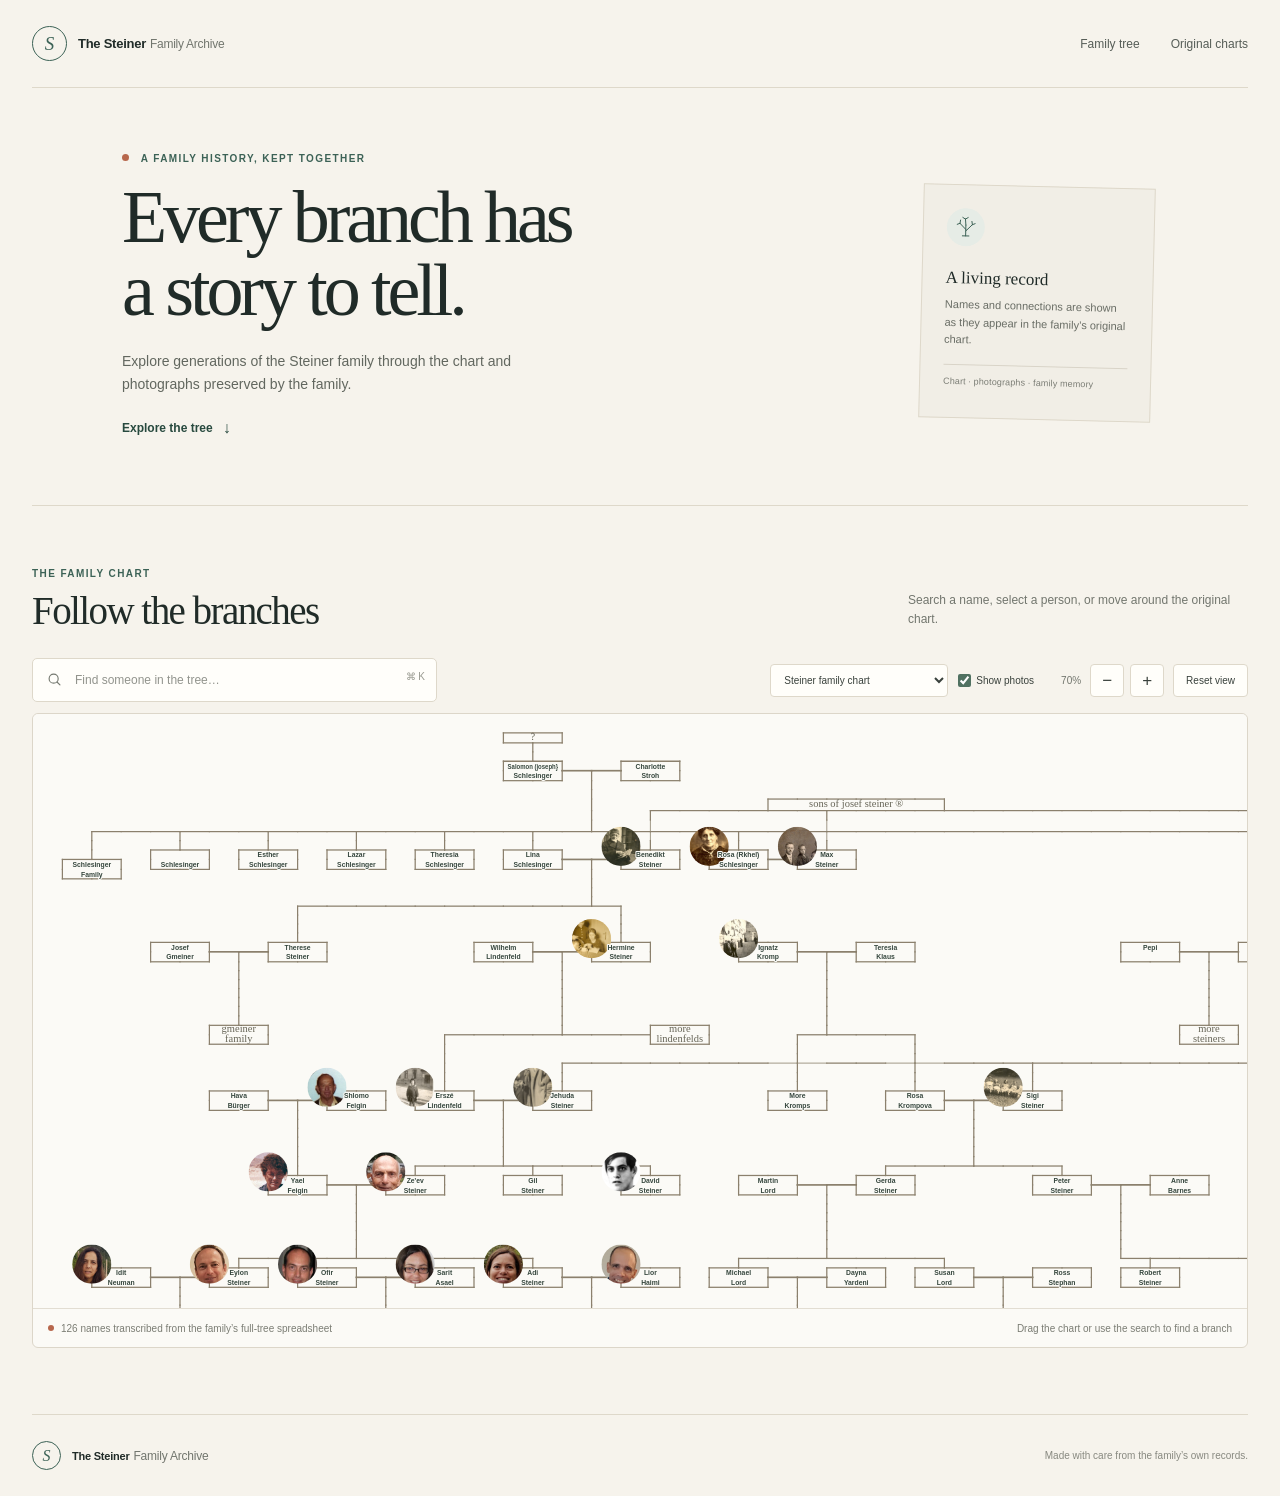
<file: index.html>
<!doctype html>
<html lang="en">
  <head>
    <meta charset="utf-8">
    <meta name="viewport" content="width=device-width, initial-scale=1">
    <meta name="theme-color" content="#f6f3ec">
    <meta name="description" content="Explore the Steiner family tree, transcribed from the family chart and photographs.">
    <title>The Steiner Family Archive</title>
    <link rel="stylesheet" href="styles.css?v=tree-thumbnails-1">
    <script src="app.js?v=tree-thumbnails-13" defer></script>
  </head>
  <body>
    <header class="site-header">
      <a class="brand" href="#" aria-label="The Steiner Family Archive home">
        <span class="brand-mark" aria-hidden="true">S</span>
        <span class="brand-name">The Steiner <span>Family Archive</span></span>
      </a>
      <nav class="site-nav" aria-label="Main navigation">
        <a href="#tree">Family tree</a>
        <a href="original-charts.html">Original charts</a>
      </nav>
    </header>

    <main>
      <section class="intro">
        <div class="intro-copy">
          <p class="eyebrow"><span class="eyebrow-dot"></span> A family history, kept together</p>
          <h1>Every branch has<br>a story to tell.</h1>
          <p class="intro-description">
            Explore generations of the Steiner family through the chart and photographs
            preserved by the family.
          </p>
          <a class="text-link" href="#tree">Explore the tree <span aria-hidden="true">↓</span></a>
        </div>
        <div class="intro-note" aria-label="About this archive">
          <div class="note-icon" aria-hidden="true">
            <svg viewBox="0 0 48 48" fill="none">
              <path d="M24 40V20M24 28 13 17M24 31l12-12M24 20l-1-11M13 17l-5 2M13 17l1-6M36 19l5-2M36 19l-1-6M23 9l-5-3M23 9l5-3" stroke="currentColor" stroke-width="1.8" stroke-linecap="round" stroke-linejoin="round"/>
              <path d="M18 40h12" stroke="currentColor" stroke-width="1.8" stroke-linecap="round"/>
            </svg>
          </div>
          <p class="note-title">A living record</p>
          <p class="note-copy">Names and connections are shown as they appear in the family’s original chart.</p>
          <span class="note-rule"></span>
          <p class="note-foot">Chart · photographs · family memory</p>
        </div>
      </section>

      <section class="tree-section" id="tree">
        <div class="section-heading">
          <div>
            <p class="eyebrow section-kicker">The family chart</p>
            <h2>Follow the branches</h2>
          </div>
          <p class="section-description">Search a name, select a person, or move around the original chart.</p>
        </div>

        <div class="tree-toolbar">
          <div class="search-wrap">
            <label class="visually-hidden" for="person-search">Search names in the family tree</label>
            <svg class="search-icon" viewBox="0 0 24 24" aria-hidden="true">
              <circle cx="10.8" cy="10.8" r="6.4"></circle>
              <path d="m15.5 15.5 4.2 4.2"></path>
            </svg>
            <input id="person-search" type="search" placeholder="Find someone in the tree…" autocomplete="off" aria-describedby="search-help">
            <span class="search-shortcut" aria-hidden="true">⌘ K</span>
            <div class="search-results" id="search-results" role="listbox" aria-label="Matching people" hidden></div>
          </div>
          <span id="search-help" class="visually-hidden">Search by first name or family name.</span>
          <div class="toolbar-actions">
            <label class="visually-hidden" for="tree-view-select">Choose a family tree view</label>
            <select id="tree-view-select" class="tree-view-select" aria-label="Family tree view">
              <option value="steiner">Steiner family chart</option>
              <option value="more-steiner">Additional Steiner chart</option>
              <option value="steiner-list">Hermina Steiner family list</option>
              <option value="feigin">Feigin branch through Yael</option>
              <option value="neuman-yosef-hay">Rivka Neuman family tree</option>
              <option value="david-neuman">David Neuman family tree</option>
            </select>
            <label class="thumbnail-toggle" for="show-thumbnails">
              <input id="show-thumbnails" type="checkbox" checked>
              Show photos
            </label>
            <span class="zoom-label" id="zoom-label">70%</span>
            <button class="icon-button" id="zoom-out" type="button" aria-label="Zoom out" title="Zoom out">−</button>
            <button class="icon-button" id="zoom-in" type="button" aria-label="Zoom in" title="Zoom in">+</button>
            <button class="fit-button" id="fit-chart" type="button">Reset view</button>
          </div>
        </div>

        <div class="related-tree-notice" id="related-tree-notice" hidden>
          <span id="related-tree-description"></span>
          <button type="button" id="return-to-steiner-tree">Back to the Steiner chart</button>
        </div>

        <div class="tree-frame">
          <div class="tree-viewport" id="tree-viewport" tabindex="0" aria-label="Scrollable family tree chart">
            <svg id="family-tree" class="family-tree" role="group" aria-roledescription="interactive family tree" aria-labelledby="tree-title tree-description">
              <title id="tree-title">The Steiner family tree</title>
              <desc id="tree-description">An interactive rendering of the original family tree chart. Select a name to see its source location.</desc>
            </svg>
            <div class="tree-loading" id="tree-status" role="status">Preparing the family chart…</div>
          </div>
          <div class="tree-caption">
            <span><span class="caption-dot"></span> <span id="people-summary">Transcribed from the family’s full-tree spreadsheet</span></span>
            <span>Drag the chart or use the search to find a branch</span>
          </div>
        </div>

        <aside class="person-card" id="person-card" aria-live="polite" hidden>
          <div class="person-card-heading">
            <div class="person-card-icon" aria-hidden="true">✳</div>
            <div class="person-card-content">
              <p class="person-card-label">Selected from the family chart</p>
              <h3 id="person-name"></h3>
              <p class="person-source" id="person-source"></p>
            </div>
            <button class="close-person" id="close-person" type="button" aria-label="Clear selected person">×</button>
          </div>
          <section class="person-details" id="person-details" aria-labelledby="person-details-title" hidden>
            <h4 id="person-details-title">Family details</h4>
            <dl class="person-facts" id="person-facts"></dl>
          </section>
          <section class="person-related" id="person-chart-link" hidden>
            <h4>Same person in another chart</h4>
            <p id="person-chart-link-description"></p>
            <button class="related-tree-button" id="open-linked-chart" type="button"></button>
          </section>
          <section class="person-related" id="person-source-chart" hidden>
            <h4>Related family chart</h4>
            <p id="person-source-chart-description"></p>
            <button class="related-tree-button" id="open-person-source-chart" type="button"></button>
          </section>
          <section class="person-related" id="person-related" hidden>
            <h4>Related family tree</h4>
            <p>Explore the Feigin branch linked through Yael and return here at any time.</p>
            <button class="related-tree-button" id="open-related-tree" type="button">Explore the Feigin branch</button>
          </section>
          <section class="person-photos" id="person-photos" aria-labelledby="person-photos-title">
            <h4 id="person-photos-title">Photos</h4>
            <div class="person-photo-grid" id="person-photo-grid"></div>
          </section>
        </aside>
      </section>

    </main>

    <footer class="site-footer">
      <a class="brand footer-brand" href="index.html">
        <span class="brand-mark" aria-hidden="true">S</span>
        <span class="brand-name">The Steiner <span>Family Archive</span></span>
      </a>
      <p>Made with care from the family’s own records.</p>
    </footer>

    <dialog class="photo-dialog" id="photo-dialog" aria-label="Family tree photograph">
      <button class="dialog-close" id="dialog-close" type="button" aria-label="Close photograph">×</button>
      <img id="dialog-image" alt="">
      <p id="dialog-caption"></p>
    </dialog>
  </body>
</html>
</file>
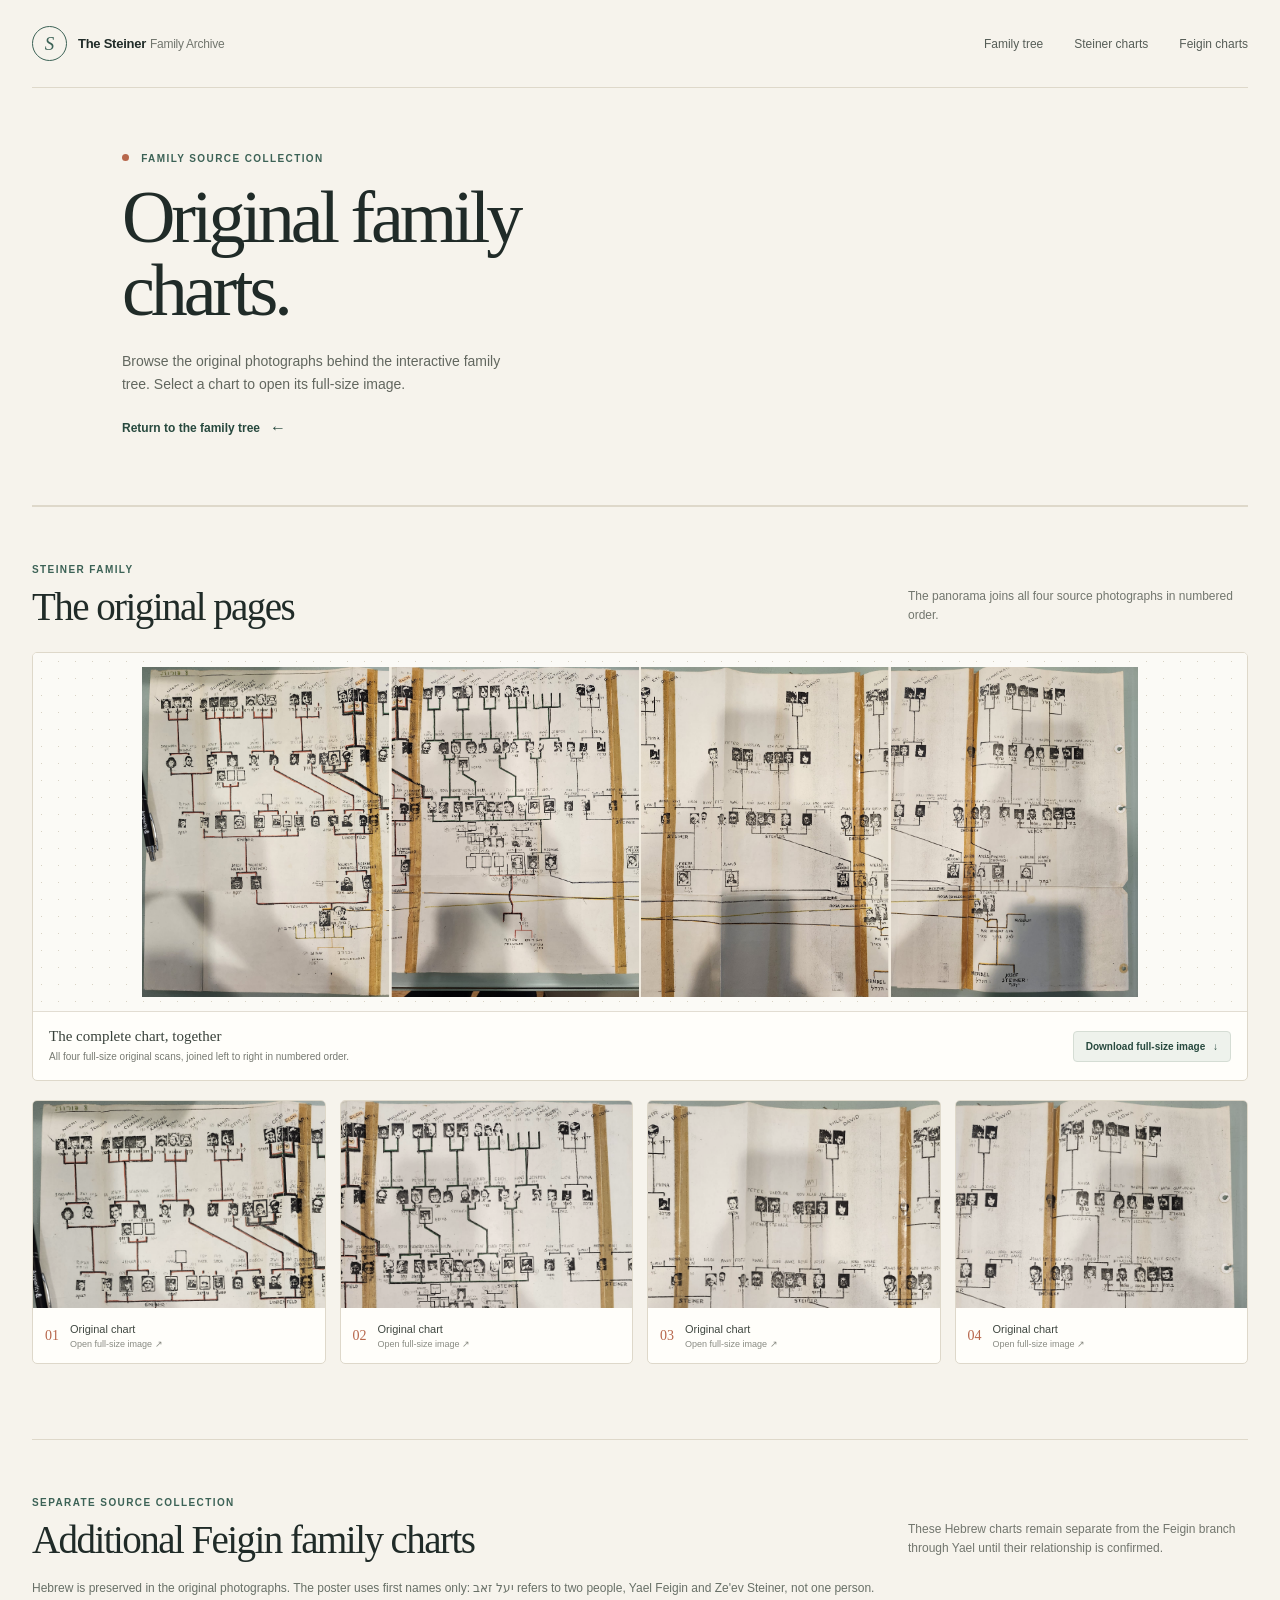
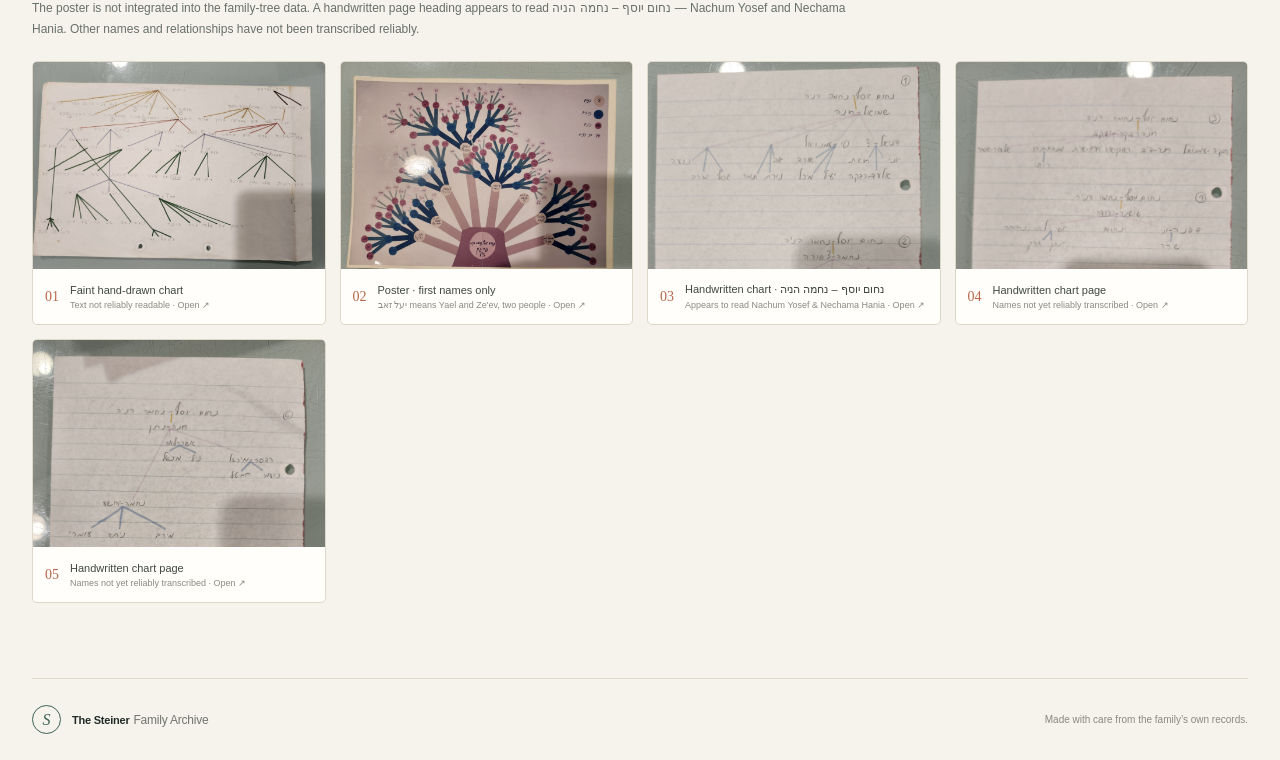
<file: original-charts.html>
<!doctype html>
<html lang="en">
  <head>
    <meta charset="utf-8">
    <meta name="viewport" content="width=device-width, initial-scale=1">
    <meta name="theme-color" content="#f6f3ec">
    <meta name="description" content="Browse the original Steiner and Feigin family-chart photographs.">
    <title>Original Family Charts · The Steiner Family Archive</title>
    <link rel="stylesheet" href="styles.css?v=original-charts-page-1">
  </head>
  <body>
    <header class="site-header">
      <a class="brand" href="index.html" aria-label="The Steiner Family Archive home">
        <span class="brand-mark" aria-hidden="true">S</span>
        <span class="brand-name">The Steiner <span>Family Archive</span></span>
      </a>
      <nav class="site-nav" aria-label="Main navigation">
        <a href="index.html#tree">Family tree</a>
        <a href="#steiner-originals">Steiner charts</a>
        <a href="#feigin-originals">Feigin charts</a>
      </nav>
    </header>

    <main>
      <section class="intro">
        <div class="intro-copy">
          <p class="eyebrow"><span class="eyebrow-dot"></span> Family source collection</p>
          <h1>Original family<br>charts.</h1>
          <p class="intro-description">
            Browse the original photographs behind the interactive family tree. Select a chart to open its full-size image.
          </p>
          <a class="text-link" href="index.html#tree">Return to the family tree <span aria-hidden="true">←</span></a>
        </div>
      </section>

      <section class="photo-section" id="steiner-originals">
        <div class="section-heading photo-heading">
          <div>
            <p class="eyebrow section-kicker">Steiner family</p>
            <h2>The original pages</h2>
          </div>
          <p class="section-description">The panorama joins all four source photographs in numbered order.</p>
        </div>
        <div class="panorama-wrap">
          <a
            class="panorama-image-button"
            href="assets/photos/steiner-family-tree-panorama.jpeg"
            target="_blank"
            rel="noopener"
            aria-label="Open the complete stitched family tree panorama in a new tab"
          >
            <img
              src="assets/photos/steiner-family-tree-panorama.jpeg"
              alt="The complete Steiner family tree panorama, made by joining all four original photos from left to right"
              loading="lazy"
            >
          </a>
          <div class="panorama-info">
            <div>
              <p class="panorama-title">The complete chart, together</p>
              <p class="panorama-description">All four full-size original scans, joined left to right in numbered order.</p>
            </div>
            <a class="panorama-download" href="assets/photos/steiner-family-tree-panorama.jpeg" download="steiner-family-tree-panorama.jpeg">
              Download full-size image <span aria-hidden="true">↓</span>
            </a>
          </div>
        </div>
        <div class="photo-grid">
          <a class="photo-card" href="assets/photos/tree_steiner_1.jpeg" target="_blank" rel="noopener" aria-label="Open the first original Steiner chart photograph">
            <span class="photo-image"><img src="assets/photos/tree_steiner_1.jpeg" alt="" loading="lazy"></span>
            <span class="photo-info"><span class="photo-number">01</span><span>Original chart <span class="photo-hint">Open full-size image ↗</span></span></span>
          </a>
          <a class="photo-card" href="assets/photos/tree_steiner_2.jpeg" target="_blank" rel="noopener" aria-label="Open the second original Steiner chart photograph">
            <span class="photo-image"><img src="assets/photos/tree_steiner_2.jpeg" alt="" loading="lazy"></span>
            <span class="photo-info"><span class="photo-number">02</span><span>Original chart <span class="photo-hint">Open full-size image ↗</span></span></span>
          </a>
          <a class="photo-card" href="assets/photos/tree_steiner_3.jpeg" target="_blank" rel="noopener" aria-label="Open the third original Steiner chart photograph">
            <span class="photo-image"><img src="assets/photos/tree_steiner_3.jpeg" alt="" loading="lazy"></span>
            <span class="photo-info"><span class="photo-number">03</span><span>Original chart <span class="photo-hint">Open full-size image ↗</span></span></span>
          </a>
          <a class="photo-card" href="assets/photos/tree_steiner_4.jpeg" target="_blank" rel="noopener" aria-label="Open the fourth original Steiner chart photograph">
            <span class="photo-image"><img src="assets/photos/tree_steiner_4.jpeg" alt="" loading="lazy"></span>
            <span class="photo-info"><span class="photo-number">04</span><span>Original chart <span class="photo-hint">Open full-size image ↗</span></span></span>
          </a>
        </div>
      </section>

      <section class="photo-section" id="feigin-originals">
        <div class="section-heading photo-heading">
          <div>
            <p class="eyebrow section-kicker">Separate source collection</p>
            <h2>Additional Feigin family charts</h2>
          </div>
          <p class="section-description">These Hebrew charts remain separate from the Feigin branch through Yael until their relationship is confirmed.</p>
        </div>
        <p class="source-chart-note">
          Hebrew is preserved in the original photographs. The poster uses first names only:
          <bdi lang="he" dir="rtl">יעל זאב</bdi> refers to two people, Yael Feigin and Ze'ev Steiner,
          not one person. The poster is not integrated into the family-tree data.
          A handwritten page heading appears to read
          <bdi lang="he" dir="rtl">נחום יוסף – נחמה הניה</bdi> — Nachum Yosef and Nechama Hania.
          Other names and relationships have not been transcribed reliably.
        </p>
        <div class="photo-grid">
          <a class="photo-card" href="assets/photos/feigin-source/feigin_1.jpeg" target="_blank" rel="noopener" aria-label="Open the faint hand-drawn Feigin family chart">
            <span class="photo-image"><img src="assets/photos/feigin-source/feigin_1.jpeg" alt="" loading="lazy"></span>
            <span class="photo-info"><span class="photo-number">01</span><span>Faint hand-drawn chart <span class="photo-hint">Text not reliably readable · Open ↗</span></span></span>
          </a>
          <a class="photo-card" href="assets/photos/feigin-source/feigin_2.jpeg" target="_blank" rel="noopener" aria-label="Open the Feigin poster-style chart">
            <span class="photo-image"><img src="assets/photos/feigin-source/feigin_2.jpeg" alt="" loading="lazy"></span>
            <span class="photo-info"><span class="photo-number">02</span><span>Poster · first names only <span class="photo-hint"><bdi lang="he" dir="rtl">יעל זאב</bdi> means Yael and Ze'ev, two people · Open ↗</span></span></span>
          </a>
          <a class="photo-card" href="assets/photos/feigin-source/feigin_3.jpeg" target="_blank" rel="noopener" aria-label="Open the handwritten Hebrew chart headed נחום יוסף – נחמה הניה">
            <span class="photo-image"><img src="assets/photos/feigin-source/feigin_3.jpeg" alt="" loading="lazy"></span>
            <span class="photo-info"><span class="photo-number">03</span><span>Handwritten chart · <bdi lang="he" dir="rtl">נחום יוסף – נחמה הניה</bdi> <span class="photo-hint">Appears to read Nachum Yosef &amp; Nechama Hania · Open ↗</span></span></span>
          </a>
          <a class="photo-card" href="assets/photos/feigin-source/feigin_4.jpeg" target="_blank" rel="noopener" aria-label="Open the fourth Feigin family chart photograph">
            <span class="photo-image"><img src="assets/photos/feigin-source/feigin_4.jpeg" alt="" loading="lazy"></span>
            <span class="photo-info"><span class="photo-number">04</span><span>Handwritten chart page <span class="photo-hint">Names not yet reliably transcribed · Open ↗</span></span></span>
          </a>
          <a class="photo-card" href="assets/photos/feigin-source/feigin_5.jpeg" target="_blank" rel="noopener" aria-label="Open the fifth Feigin family chart photograph">
            <span class="photo-image"><img src="assets/photos/feigin-source/feigin_5.jpeg" alt="" loading="lazy"></span>
            <span class="photo-info"><span class="photo-number">05</span><span>Handwritten chart page <span class="photo-hint">Names not yet reliably transcribed · Open ↗</span></span></span>
          </a>
        </div>
      </section>
    </main>

    <footer class="site-footer">
      <a class="brand footer-brand" href="index.html">
        <span class="brand-mark" aria-hidden="true">S</span>
        <span class="brand-name">The Steiner <span>Family Archive</span></span>
      </a>
      <p>Made with care from the family’s own records.</p>
    </footer>
  </body>
</html>
</file>
<file: styles.css>
:root {
  color-scheme: light;
  --paper: #f6f3ec;
  --paper-deep: #eee9de;
  --ink: #202b28;
  --muted: #72766e;
  --line: #ded8ca;
  --green: #3c6256;
  --green-dark: #27493e;
  --green-pale: #e6ece6;
  --rust: #b7674c;
  --white: #fffefa;
  --serif: Georgia, "Times New Roman", serif;
  --sans: -apple-system, BlinkMacSystemFont, "Segoe UI", sans-serif;
}

* {
  box-sizing: border-box;
}

html {
  scroll-behavior: smooth;
}

body {
  margin: 0;
  background: var(--paper);
  color: var(--ink);
  font-family: var(--sans);
  -webkit-font-smoothing: antialiased;
}

button,
input {
  font: inherit;
}

[hidden] {
  display: none !important;
}

button,
a {
  -webkit-tap-highlight-color: transparent;
}

a {
  color: inherit;
  text-decoration: none;
}

.site-header,
main,
.site-footer {
  width: min(1240px, calc(100% - 64px));
  margin-inline: auto;
}

.site-header {
  min-height: 88px;
  display: flex;
  align-items: center;
  justify-content: space-between;
  border-bottom: 1px solid var(--line);
}

.brand {
  display: inline-flex;
  gap: 11px;
  align-items: center;
}

.brand-mark {
  width: 35px;
  height: 35px;
  display: grid;
  place-items: center;
  border: 1px solid var(--green);
  border-radius: 50%;
  color: var(--green);
  font-family: var(--serif);
  font-size: 19px;
  font-style: italic;
}

.brand-name {
  display: flex;
  gap: 4px;
  align-items: baseline;
  font-size: 13px;
  font-weight: 650;
  letter-spacing: -0.02em;
}

.brand-name span {
  color: var(--muted);
  font-size: 12px;
  font-weight: 450;
}

.site-nav {
  display: flex;
  gap: 31px;
  color: #565d57;
  font-size: 12px;
}

.site-nav a {
  transition: color 150ms ease;
}

.site-nav a:hover,
.text-link:hover {
  color: var(--rust);
}

.intro {
  position: relative;
  min-height: 388px;
  display: flex;
  align-items: center;
  justify-content: space-between;
  padding: 65px 7.4% 68px;
  border-bottom: 1px solid var(--line);
}

.intro-copy {
  max-width: 550px;
}

.eyebrow {
  margin: 0 0 17px;
  color: var(--green);
  font-size: 10px;
  font-weight: 700;
  letter-spacing: 0.14em;
  text-transform: uppercase;
}

.eyebrow-dot {
  width: 7px;
  height: 7px;
  display: inline-block;
  margin: 0 8px 1px 0;
  border-radius: 50%;
  background: var(--rust);
}

h1,
h2,
h3,
p {
  overflow-wrap: anywhere;
}

h1 {
  margin: 0;
  font-family: var(--serif);
  font-size: clamp(48px, 6.2vw, 74px);
  font-weight: 400;
  letter-spacing: -0.055em;
  line-height: 0.99;
}

.intro-description {
  max-width: 398px;
  margin: 22px 0 21px;
  color: #62675f;
  font-size: 14px;
  line-height: 1.7;
}

.text-link {
  display: inline-flex;
  gap: 10px;
  align-items: center;
  color: var(--green-dark);
  font-size: 12px;
  font-weight: 650;
  transition: color 150ms ease;
}

.text-link span {
  font-size: 16px;
}

.intro-note {
  width: 232px;
  min-height: 234px;
  margin: 15px 5px 0 32px;
  padding: 23px 23px 20px;
  border: 1px solid #ded8ca;
  background: #f1eee6;
  transform: rotate(1.4deg);
}

.note-icon {
  width: 38px;
  height: 38px;
  display: grid;
  place-items: center;
  margin-bottom: 22px;
  border-radius: 50%;
  background: var(--green-pale);
  color: var(--green);
}

.note-icon svg {
  width: 26px;
}

.note-title {
  margin: 0 0 8px;
  font-family: var(--serif);
  font-size: 17px;
}

.note-copy {
  margin: 0;
  color: #696d65;
  font-size: 11px;
  line-height: 1.6;
}

.note-rule {
  height: 1px;
  display: block;
  margin: 15px 0 11px;
  background: #d9d4c8;
}

.note-foot {
  margin: 0;
  color: #7b7d75;
  font-size: 9px;
  letter-spacing: 0.015em;
}

.tree-section {
  padding: 62px 0 66px;
}

.section-heading {
  display: flex;
  align-items: end;
  justify-content: space-between;
  gap: 24px;
  margin-bottom: 25px;
}

.section-kicker {
  margin-bottom: 9px;
}

h2 {
  margin: 0;
  font-family: var(--serif);
  font-size: clamp(29px, 3.5vw, 39px);
  font-weight: 400;
  letter-spacing: -0.04em;
}

.section-description {
  max-width: 340px;
  margin: 0 0 3px;
  color: var(--muted);
  font-size: 12px;
  line-height: 1.65;
}

.tree-toolbar {
  display: flex;
  align-items: center;
  justify-content: space-between;
  gap: 18px;
  margin-bottom: 11px;
}

.search-wrap {
  position: relative;
  width: min(405px, 100%);
}

.search-wrap input {
  width: 100%;
  height: 44px;
  padding: 0 67px 0 42px;
  border: 1px solid #ded8ca;
  border-radius: 5px;
  outline: none;
  background: var(--white);
  color: var(--ink);
  font-size: 12px;
  transition: border-color 150ms ease, box-shadow 150ms ease;
}

.search-wrap input::placeholder {
  color: #92948d;
}

.search-wrap input:focus {
  border-color: #8aa196;
  box-shadow: 0 0 0 3px rgb(60 98 86 / 10%);
}

.search-icon {
  position: absolute;
  top: 13px;
  left: 14px;
  width: 17px;
  height: 17px;
  fill: none;
  stroke: #74786f;
  stroke-linecap: round;
  stroke-width: 1.6;
  pointer-events: none;
}

.search-shortcut {
  position: absolute;
  top: 13px;
  right: 12px;
  color: #98998f;
  font-size: 10px;
}

.search-results {
  position: absolute;
  z-index: 5;
  top: calc(100% + 6px);
  right: 0;
  left: 0;
  max-height: 280px;
  overflow-y: auto;
  padding: 5px;
  border: 1px solid var(--line);
  border-radius: 6px;
  background: var(--white);
  box-shadow: 0 12px 32px rgb(39 48 42 / 13%);
}

.search-result {
  width: 100%;
  display: flex;
  align-items: center;
  justify-content: space-between;
  gap: 15px;
  padding: 10px 11px;
  border: 0;
  border-radius: 4px;
  background: transparent;
  color: var(--ink);
  text-align: left;
  cursor: pointer;
}

.search-result:hover,
.search-result:focus-visible {
  outline: none;
  background: #f1f3ee;
}

.search-result-name {
  font-size: 12px;
  font-weight: 600;
}

.search-result-meta {
  color: var(--muted);
  font-size: 10px;
  white-space: nowrap;
}

.no-results {
  padding: 14px 12px;
  color: var(--muted);
  font-size: 12px;
}

.toolbar-actions {
  display: flex;
  align-items: center;
  gap: 6px;
}

.tree-view-select {
  max-width: 190px;
  height: 33px;
  padding: 0 27px 0 9px;
  border: 1px solid #ded8ca;
  border-radius: 4px;
  background: var(--white);
  color: #39413c;
  font-size: 10px;
}

.thumbnail-toggle {
  display: flex;
  align-items: center;
  gap: 5px;
  height: 33px;
  padding: 0 4px;
  color: #39413c;
  font-size: 10px;
  white-space: nowrap;
  cursor: pointer;
}

.thumbnail-toggle input {
  margin: 0;
  accent-color: #507161;
}

.zoom-label {
  min-width: 37px;
  margin-right: 3px;
  color: var(--muted);
  font-size: 10px;
  text-align: right;
}

.icon-button,
.fit-button {
  height: 33px;
  border: 1px solid #ded8ca;
  border-radius: 4px;
  background: var(--white);
  color: #39413c;
  cursor: pointer;
  transition: background 150ms ease, border-color 150ms ease;
}

.icon-button {
  width: 34px;
  font-size: 17px;
  line-height: 1;
}

.fit-button {
  padding: 0 12px;
  margin-left: 3px;
  font-size: 10px;
}

.related-tree-notice {
  display: flex;
  align-items: center;
  justify-content: space-between;
  gap: 12px;
  padding: 10px 13px;
  margin: 10px 0;
  border: 1px solid #d8ded7;
  border-radius: 4px;
  background: #eef2ec;
  color: #526357;
  font-size: 11px;
}

.related-tree-notice button,
.related-tree-button {
  padding: 8px 11px;
  border: 1px solid #cbd7cc;
  border-radius: 4px;
  background: #fff;
  color: #385c4c;
  font: inherit;
  font-weight: 650;
  cursor: pointer;
}

.related-tree-notice button:hover,
.related-tree-button:hover {
  background: #e0e9df;
}

.icon-button:hover,
.fit-button:hover {
  border-color: #aab7ad;
  background: #f0f3ee;
}

.tree-frame {
  border: 1px solid #dcd6c9;
  border-radius: 6px;
  background: #fbfaf6;
}

.tree-viewport {
  position: relative;
  height: min(66vh, 680px);
  min-height: 370px;
  overflow: auto;
  border-radius: 6px 6px 0 0;
  background-color: #fbfaf6;
  background-image: radial-gradient(#d8d2c4 0.55px, transparent 0.55px);
  background-size: 17px 17px;
  scrollbar-color: #c7c3b8 transparent;
  scrollbar-width: thin;
  cursor: grab;
}

.tree-viewport.is-dragging {
  cursor: grabbing;
  user-select: none;
}

.tree-viewport:focus-visible {
  outline: 2px solid var(--green);
  outline-offset: 2px;
}

.family-tree {
  display: block;
  max-width: none;
  margin: 0 auto 80px;
  overflow: visible;
  transform-origin: top left;
}

.family-tree.is-compact-tree {
  margin-bottom: 20px;
}

.tree-person {
  cursor: pointer;
}

.person-hit-area {
  fill: transparent;
  stroke: transparent;
  pointer-events: all;
}

.tree-person.has-person-card .person-hit-area {
  fill: #fffefa;
  stroke: #b9c4b9;
  stroke-width: 1.3px;
}

.tree-person.has-person-card text {
  stroke-width: 0;
}

.tree-person.has-person-card:hover .person-hit-area {
  fill: #f1f5ef;
  stroke: #7f9988;
}

.tree-person text {
  fill: #35463d;
  font-weight: 600;
  paint-order: stroke;
  stroke: #fbfaf6;
  stroke-linejoin: round;
  stroke-width: 3px;
  pointer-events: none;
}

.tree-person.is-match .person-hit-area {
  fill: #e5ece5;
  stroke: #507161;
  stroke-width: 1.2px;
}

.tree-person.is-selected .person-hit-area {
  fill: #f4e6dc;
  stroke: #b7674c;
  stroke-width: 1.6px;
}

.tree-person.is-dimmed {
  opacity: 0.62;
}

.person-avatar {
  display: none;
  pointer-events: none;
}

.family-tree.show-thumbnails .person-avatar {
  display: inline;
}

.tree-person:focus-visible {
  outline: none;
}

.tree-person:focus-visible .person-hit-area {
  fill: #e5ece5;
  stroke: #27493e;
  stroke-width: 2px;
}

.tree-loading {
  position: absolute;
  top: 50%;
  left: 50%;
  padding: 10px 13px;
  border: 1px solid var(--line);
  border-radius: 5px;
  background: var(--white);
  color: var(--muted);
  font-size: 12px;
  transform: translate(-50%, -50%);
}

.tree-caption {
  display: flex;
  min-height: 39px;
  align-items: center;
  justify-content: space-between;
  gap: 12px;
  padding: 0 15px;
  border-top: 1px solid #e2ddd2;
  color: #7b7d74;
  font-size: 10px;
}

.tree-caption > span:first-child {
  display: inline-flex;
  align-items: center;
  gap: 7px;
}

.caption-dot {
  width: 6px;
  height: 6px;
  border-radius: 50%;
  background: var(--rust);
}

.person-card {
  margin-top: 11px;
  padding: 15px 18px;
  border: 1px solid #d8ded7;
  border-radius: 5px;
  background: #eef2ec;
}

.person-card-heading {
  display: flex;
  align-items: center;
  gap: 13px;
}

.person-card-icon {
  width: 34px;
  height: 34px;
  display: grid;
  flex: 0 0 auto;
  place-items: center;
  border-radius: 50%;
  background: #dce6dc;
  color: var(--green);
  font-size: 19px;
}

.person-card-content {
  flex: 1 1 auto;
  min-width: 0;
}

.person-card-label {
  margin: 0 0 4px;
  color: #6e756d;
  font-size: 9px;
  letter-spacing: 0.06em;
  text-transform: uppercase;
}

.person-card h3 {
  margin: 0;
  font-family: var(--serif);
  font-size: 18px;
  font-weight: 400;
}

.person-source {
  margin: 4px 0 0;
  color: #6e756d;
  font-size: 10px;
}

.close-person {
  width: 29px;
  height: 29px;
  display: grid;
  flex: 0 0 auto;
  place-items: center;
  margin-left: auto;
  border: 0;
  border-radius: 50%;
  background: transparent;
  color: #747b72;
  font-size: 20px;
  cursor: pointer;
}

.person-photos {
  margin: 17px 0 0 47px;
  padding-top: 14px;
  border-top: 1px solid #d8ded7;
}

.person-photos h4 {
  margin: 0 0 10px;
  color: #68736a;
  font-size: 9px;
  font-weight: 700;
  letter-spacing: 0.1em;
  text-transform: uppercase;
}

.person-photo-grid {
  display: grid;
  grid-template-columns: repeat(auto-fill, minmax(125px, 1fr));
  gap: 10px;
}

.person-photo {
  min-width: 0;
  padding: 0;
  overflow: hidden;
  border: 1px solid #d8ded7;
  border-radius: 4px;
  background: #fbfaf6;
  color: #555f57;
  text-align: left;
  cursor: zoom-in;
  transition: border-color 150ms ease, transform 150ms ease;
}

.person-photo:hover {
  border-color: #8da296;
  transform: translateY(-2px);
}

.person-photo img {
  width: 100%;
  height: 112px;
  display: block;
  object-fit: cover;
  background: #e6e2d8;
}

.person-photo span {
  display: -webkit-box;
  min-height: 33px;
  padding: 6px 7px;
  overflow: hidden;
  font-size: 9px;
  line-height: 1.35;
  overflow-wrap: anywhere;
  -webkit-box-orient: vertical;
  -webkit-line-clamp: 2;
}

.person-photo-empty {
  margin: 0;
  color: #72786f;
  font-size: 11px;
  line-height: 1.5;
}

.close-person:hover {
  background: #dce6dc;
}

.person-details,
.person-related {
  margin: 17px 0 0 47px;
  padding-top: 14px;
  border-top: 1px solid #d8ded7;
}

.person-details h4,
.person-related h4 {
  margin: 0 0 10px;
  color: #68736a;
  font-size: 9px;
  font-weight: 700;
  letter-spacing: 0.1em;
  text-transform: uppercase;
}

.person-facts {
  display: grid;
  grid-template-columns: minmax(75px, 0.25fr) minmax(0, 1fr);
  gap: 9px 14px;
  margin: 0;
  font-size: 11px;
  line-height: 1.5;
}

.person-facts dt {
  color: #68736a;
  font-weight: 650;
}

.person-facts dd {
  display: grid;
  gap: 3px;
  margin: 0;
  color: #39413a;
}

.person-facts cite {
  color: #777d75;
  font-size: 9px;
  font-style: normal;
}

.person-related p {
  margin: 0 0 10px;
  color: #68736a;
  font-size: 11px;
  line-height: 1.5;
}

.photo-section {
  padding: 57px 0 75px;
  border-top: 1px solid var(--line);
}

.photo-heading {
  margin-bottom: 23px;
}

.source-chart-note {
  max-width: 850px;
  margin: -7px 0 22px;
  color: #687067;
  font-size: 12px;
  line-height: 1.7;
}

.panorama-wrap {
  margin-bottom: 19px;
  overflow: hidden;
  border: 1px solid #ded8ca;
  border-radius: 5px;
  background: var(--white);
}

.panorama-image-button {
  width: 100%;
  min-height: 150px;
  display: grid;
  place-items: center;
  padding: 14px;
  border: 0;
  background:
    radial-gradient(#d8d2c4 0.55px, transparent 0.55px) 0 0 / 17px 17px,
    #fbfaf6;
  cursor: zoom-in;
}

.panorama-image-button img {
  width: 100%;
  max-height: 330px;
  display: block;
  object-fit: contain;
}

.panorama-info {
  min-height: 69px;
  display: flex;
  align-items: center;
  justify-content: space-between;
  gap: 15px;
  padding: 12px 16px;
  border-top: 1px solid #e2ddd2;
}

.panorama-title {
  margin: 0 0 4px;
  color: #38413a;
  font-family: var(--serif);
  font-size: 15px;
}

.panorama-description {
  margin: 0;
  color: #777a72;
  font-size: 10px;
  line-height: 1.5;
}

.panorama-download {
  flex: 0 0 auto;
  padding: 9px 12px;
  border: 1px solid #d5ddd4;
  border-radius: 4px;
  background: #eef2ec;
  color: var(--green-dark);
  font-size: 10px;
  font-weight: 650;
  transition: background 150ms ease;
}

.panorama-download:hover {
  background: #e0e9df;
}

.panorama-download span {
  margin-left: 5px;
}

.photo-grid {
  display: grid;
  grid-template-columns: repeat(4, minmax(0, 1fr));
  gap: 14px;
}

.photo-card {
  min-width: 0;
  padding: 0;
  overflow: hidden;
  border: 1px solid #ded8ca;
  border-radius: 5px;
  background: var(--white);
  text-align: left;
  cursor: pointer;
  transition: transform 180ms ease, box-shadow 180ms ease;
}

.photo-card:hover {
  box-shadow: 0 8px 22px rgb(41 49 41 / 10%);
  transform: translateY(-3px);
}

.photo-image {
  height: 207px;
  display: grid;
  place-items: center;
  overflow: hidden;
  background: #e7e2d8;
}

.photo-image img {
  width: 100%;
  height: 100%;
  object-fit: contain;
  object-position: center;
  filter: saturate(0.77);
  transition: transform 220ms ease;
}

.photo-card:hover .photo-image img {
  transform: scale(1.035);
}

.photo-info {
  display: flex;
  min-height: 55px;
  align-items: center;
  gap: 11px;
  padding: 0 12px;
  color: #404841;
  font-size: 11px;
}

.photo-number {
  color: var(--rust);
  font-family: var(--serif);
  font-size: 14px;
}

.photo-hint {
  display: block;
  margin-top: 4px;
  color: #898b83;
  font-size: 9px;
}

.site-footer {
  min-height: 82px;
  display: flex;
  align-items: center;
  justify-content: space-between;
  border-top: 1px solid var(--line);
}

.footer-brand .brand-mark {
  width: 29px;
  height: 29px;
  font-size: 16px;
}

.footer-brand .brand-name {
  font-size: 11px;
}

.site-footer > p {
  margin: 0;
  color: #888980;
  font-size: 10px;
}

.photo-dialog {
  position: fixed;
  width: min(92vw, 1000px);
  max-width: 1000px;
  max-height: 92vh;
  padding: 14px;
  border: 1px solid #bdb7aa;
  border-radius: 6px;
  background: #f9f7f1;
  box-shadow: 0 16px 70px rgb(0 0 0 / 30%);
}

.photo-dialog::backdrop {
  background: rgb(25 31 28 / 78%);
}

.photo-dialog img {
  max-width: 100%;
  max-height: calc(92vh - 70px);
  display: block;
  margin: auto;
  object-fit: contain;
}

.photo-dialog p {
  margin: 10px 0 0;
  color: #686e66;
  font-size: 11px;
  text-align: center;
}

.dialog-close {
  position: absolute;
  top: 8px;
  right: 8px;
  width: 31px;
  height: 31px;
  border: 1px solid #ded8ca;
  border-radius: 50%;
  background: #fffefa;
  color: var(--ink);
  font-size: 19px;
  cursor: pointer;
}

.visually-hidden {
  position: absolute;
  width: 1px;
  height: 1px;
  padding: 0;
  overflow: hidden;
  clip: rect(0, 0, 0, 0);
  white-space: nowrap;
  clip-path: inset(50%);
}

@media (max-width: 760px) {
  .site-header,
  main,
  .site-footer {
    width: min(100% - 36px, 600px);
  }

  .site-header {
    min-height: 69px;
  }

  .site-nav {
    gap: 16px;
    font-size: 10px;
  }

  .brand-name {
    display: grid;
    gap: 1px;
    font-size: 12px;
  }

  .brand-name span {
    font-size: 10px;
  }

  .intro {
    min-height: 0;
    padding: 57px 0 48px;
  }

  .intro-note {
    display: none;
  }

  h1 {
    font-size: clamp(47px, 13vw, 68px);
  }

  .intro-description {
    max-width: 330px;
    font-size: 13px;
  }

  .tree-section {
    padding: 47px 0 49px;
  }

  .section-heading {
    display: block;
  }

  .section-description {
    margin-top: 11px;
  }

  .tree-toolbar {
    align-items: stretch;
    flex-direction: column;
  }

  .search-wrap {
    width: 100%;
  }

  .toolbar-actions {
    align-self: flex-end;
    flex-wrap: wrap;
  }

  .related-tree-notice {
    align-items: flex-start;
    flex-direction: column;
  }

  .tree-viewport {
    height: 58vh;
    min-height: 320px;
  }

  .tree-caption {
    align-items: flex-start;
    flex-direction: column;
    justify-content: center;
    gap: 4px;
    padding: 9px 12px;
    font-size: 9px;
  }

  .photo-section {
    padding: 45px 0 52px;
  }

  .panorama-image-button {
    min-height: 85px;
    padding: 8px;
  }

  .panorama-image-button img {
    max-height: 180px;
  }

  .panorama-info {
    align-items: flex-start;
    flex-direction: column;
    padding: 12px;
  }

  .photo-grid {
    grid-template-columns: repeat(2, minmax(0, 1fr));
    gap: 10px;
  }

  .photo-image {
    height: 190px;
  }
}

@media (max-width: 420px) {
  .site-header,
  main,
  .site-footer {
    width: calc(100% - 28px);
  }

  .site-nav {
    gap: 11px;
    font-size: 9px;
  }

  .toolbar-actions {
    align-self: stretch;
    justify-content: flex-end;
  }

  .tree-view-select {
    flex: 1 1 125px;
    max-width: 100%;
  }

  .brand {
    gap: 7px;
  }

  .brand-mark {
    width: 30px;
    height: 30px;
    font-size: 16px;
  }

  .photo-image {
    height: 155px;
  }

  .site-footer > p {
    max-width: 155px;
    font-size: 9px;
    text-align: right;
  }
}
</file>
